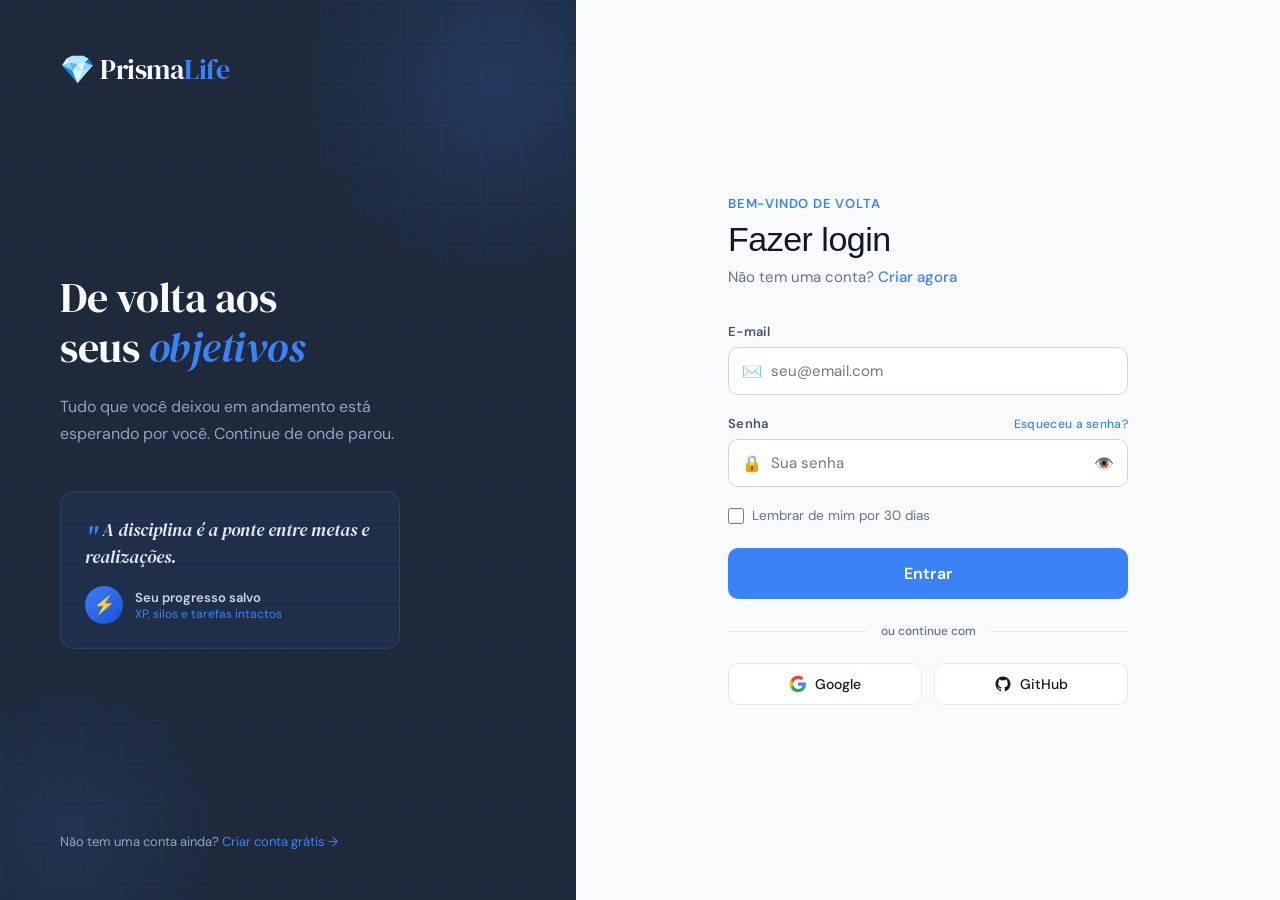
<file: frontend/login.html>
<!DOCTYPE html>
<html lang="pt-BR">
<head>
    <meta charset="UTF-8">
    <meta name="viewport" content="width=device-width, initial-scale=1.0">
    <title>PrismaLife | Entrar</title>
    <link rel="preconnect" href="https://fonts.googleapis.com">
    <link rel="preconnect" href="https://fonts.gstatic.com" crossorigin>
    <link href="https://fonts.googleapis.com/css2?family=DM+Serif+Display:ital@0;1&family=DM+Sans:wght@300;400;500;600&display=swap" rel="stylesheet">
    <link rel="stylesheet" href="loginStyle.css">
</head>
<body>

<!-- === PAINEL ESQUERDO === -->
<div class="left-panel">
    <div class="grid-decoration"></div>

    <div class="brand">
        <div class="brand-logo">💎 Prisma<span>Life</span></div>
    </div>

    <div class="left-content">
        <h2>De volta aos<br>seus <em>objetivos</em></h2>
        <p>Tudo que você deixou em andamento está esperando por você. Continue de onde parou.</p>

        <div class="motivation-card">
            <p class="quote">A disciplina é a ponte entre metas e realizações.</p>
            <div class="xp-preview">
                <div class="xp-avatar">⚡</div>
                <div class="xp-info">
                    <span class="xp-name">Seu progresso salvo</span>
                    <span class="xp-level">XP, silos e tarefas intactos</span>
                </div>
            </div>
        </div>
    </div>

    <div class="footer-note">
        Não tem uma conta ainda? <a href="register.html">Criar conta grátis →</a>
    </div>
</div>

<!-- === PAINEL DIREITO === -->
<div class="right-panel">

    <div class="form-container" id="form-wrapper">

        <div class="form-header">
            <p class="welcome-back">Bem-vindo de volta</p>
            <h1>Fazer login</h1>
            <p>Não tem uma conta? <a href="register.html">Criar agora</a></p>
        </div>

        <!-- Alerta de erro de credenciais -->
        <div class="alert-error" id="alert-error">
            <span>⚠️</span>
            <span id="alert-error-msg">E-mail ou senha incorretos. Tente novamente.</span>
        </div>

        <form id="login-form" novalidate>

            <!-- E-mail -->
            <div class="form-group">
                <label for="email">E-mail</label>
                <div class="input-wrapper">
                    <input type="email" id="email" placeholder="seu@email.com" autocomplete="email">
                    <span class="input-icon">✉️</span>
                </div>
                <span class="error-msg" id="err-email">Insira um e-mail válido.</span>
            </div>

            <!-- Senha -->
            <div class="form-group">
                <label for="password">
                    Senha
                    <a href="forgot-password.html">Esqueceu a senha?</a>
                </label>
                <div class="input-wrapper">
                    <input type="password" id="password" placeholder="Sua senha" autocomplete="current-password">
                    <span class="input-icon">🔒</span>
                    <button type="button" class="toggle-password" id="toggle-pw" title="Mostrar senha">👁️</button>
                </div>
                <span class="error-msg" id="err-password">A senha é obrigatória.</span>
            </div>

            <!-- Lembrar de mim -->
            <div class="remember-row">
                <input type="checkbox" id="remember" name="remember">
                <label for="remember">Lembrar de mim por 30 dias</label>
            </div>

            <button type="submit" class="btn-login" id="btn-submit">
                <span id="btn-text">Entrar</span>
                <div class="spinner" id="spinner"></div>
            </button>

            <div class="divider">
                <span>ou continue com</span>
            </div>

            <div class="social-buttons">
                <button type="button" class="btn-social" onclick="handleSocial('Google')">
                    <svg viewBox="0 0 24 24" fill="none">
                        <path d="M22.56 12.25c0-.78-.07-1.53-.2-2.25H12v4.26h5.92c-.26 1.37-1.04 2.53-2.21 3.31v2.77h3.57c2.08-1.92 3.28-4.74 3.28-8.09z" fill="#4285F4"/>
                        <path d="M12 23c2.97 0 5.46-.98 7.28-2.66l-3.57-2.77c-.98.66-2.23 1.06-3.71 1.06-2.86 0-5.29-1.93-6.16-4.53H2.18v2.84C3.99 20.53 7.7 23 12 23z" fill="#34A853"/>
                        <path d="M5.84 14.09c-.22-.66-.35-1.36-.35-2.09s.13-1.43.35-2.09V7.07H2.18C1.43 8.55 1 10.22 1 12s.43 3.45 1.18 4.93l2.85-2.22.81-.62z" fill="#FBBC05"/>
                        <path d="M12 5.38c1.62 0 3.06.56 4.21 1.64l3.15-3.15C17.45 2.09 14.97 1 12 1 7.7 1 3.99 3.47 2.18 7.07l3.66 2.84c.87-2.6 3.3-4.53 6.16-4.53z" fill="#EA4335"/>
                    </svg>
                    Google
                </button>
                <button type="button" class="btn-social" onclick="handleSocial('GitHub')">
                    <svg viewBox="0 0 24 24" fill="currentColor">
                        <path d="M12 2C6.477 2 2 6.484 2 12.017c0 4.425 2.865 8.18 6.839 9.504.5.092.682-.217.682-.483 0-.237-.008-.868-.013-1.703-2.782.605-3.369-1.343-3.369-1.343-.454-1.158-1.11-1.466-1.11-1.466-.908-.62.069-.608.069-.608 1.003.07 1.531 1.032 1.531 1.032.892 1.53 2.341 1.088 2.91.832.092-.647.35-1.088.636-1.338-2.22-.253-4.555-1.113-4.555-4.951 0-1.093.39-1.988 1.029-2.688-.103-.253-.446-1.272.098-2.65 0 0 .84-.27 2.75 1.026A9.564 9.564 0 0112 6.844c.85.004 1.705.115 2.504.337 1.909-1.296 2.747-1.027 2.747-1.027.546 1.379.202 2.398.1 2.651.64.7 1.028 1.595 1.028 2.688 0 3.848-2.339 4.695-4.566 4.943.359.309.678.92.678 1.855 0 1.338-.012 2.419-.012 2.747 0 .268.18.58.688.482A10.019 10.019 0 0022 12.017C22 6.484 17.522 2 12 2z"/>
                    </svg>
                    GitHub
                </button>
            </div>

        </form>
    </div>

    <!-- Tela de sucesso -->
    <div class="success-screen" id="success-screen">
        <div class="success-icon">💎</div>
        <h2>Bem-vindo de volta!</h2>
        <p>Login realizado com sucesso.<br>Suas tarefas estão esperando por você.</p>
        <a href="index.html" class="btn-goto-app">Ir para o Dashboard →</a>
    </div>

</div>

<script src = "loginlogic.js"></script>
</body>
</html>
</file>
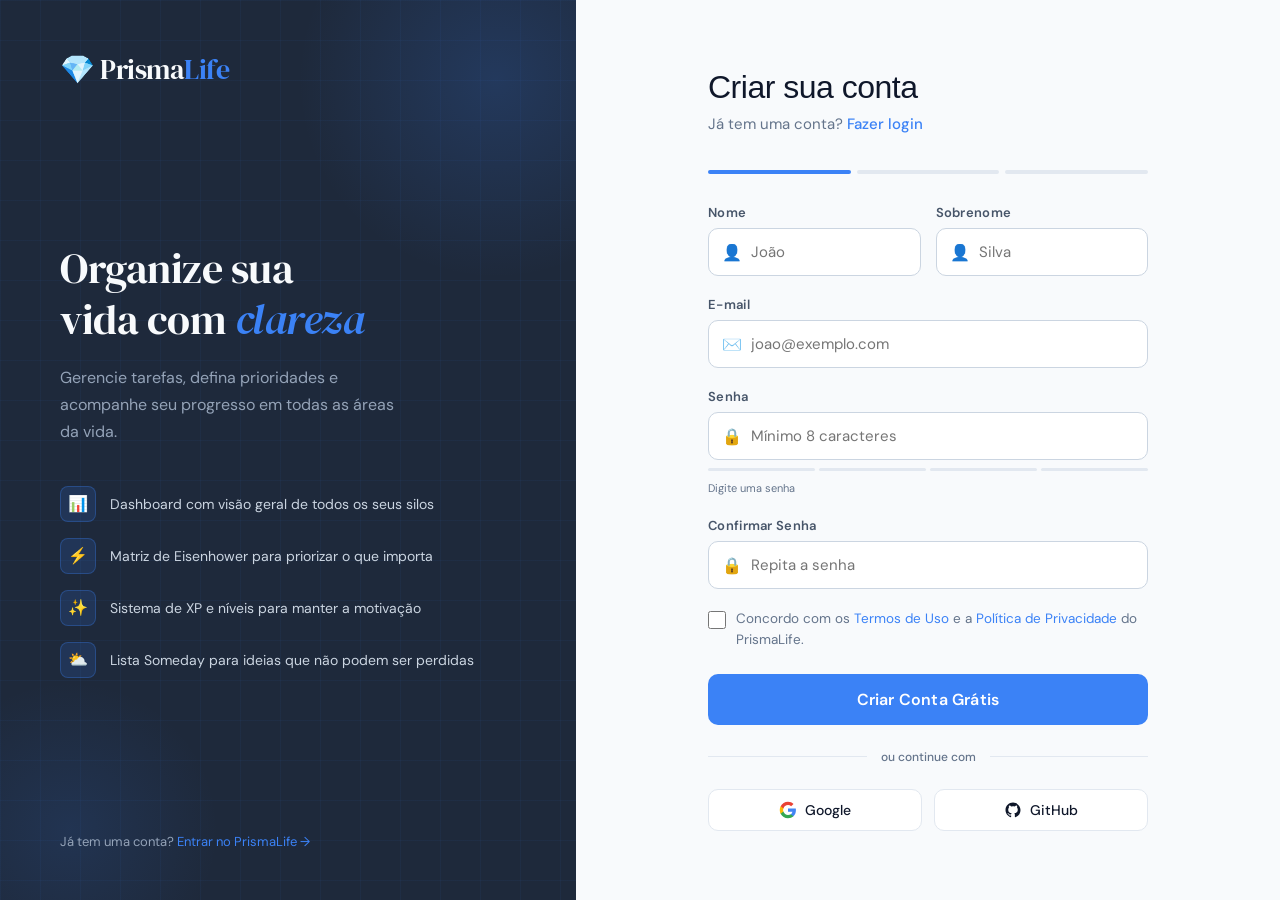
<file: frontend/register.html>
<!DOCTYPE html>
<html lang="pt-BR">
<head>
    <meta charset="UTF-8">
    <meta name="viewport" content="width=device-width, initial-scale=1.0">
    <title>PrismaLife | Criar Conta</title>
    <link rel="preconnect" href="https://fonts.googleapis.com">
    <link rel="preconnect" href="https://fonts.gstatic.com" crossorigin>
    <link href="https://fonts.googleapis.com/css2?family=DM+Serif+Display:ital@0;1&family=DM+Sans:wght@300;400;500;600&display=swap" rel="stylesheet">
    <link rel="stylesheet" href="registerStyle.css">
</head>
<body>

<!-- === PAINEL ESQUERDO === -->
<div class="left-panel">
    <div class="grid-decoration"></div>

    <div class="brand">
        <div class="brand-logo">💎 Prisma<span>Life</span></div>
    </div>

    <div class="left-content">
        <h2>Organize sua<br>vida com <em>clareza</em></h2>
        <p>Gerencie tarefas, defina prioridades e acompanhe seu progresso em todas as áreas da vida.</p>

        <div class="features-list">
            <div class="feature-item">
                <div class="feature-icon">📊</div>
                <div class="feature-text">Dashboard com visão geral de todos os seus silos</div>
            </div>
            <div class="feature-item">
                <div class="feature-icon">⚡</div>
                <div class="feature-text">Matriz de Eisenhower para priorizar o que importa</div>
            </div>
            <div class="feature-item">
                <div class="feature-icon">✨</div>
                <div class="feature-text">Sistema de XP e níveis para manter a motivação</div>
            </div>
            <div class="feature-item">
                <div class="feature-icon">⛅</div>
                <div class="feature-text">Lista Someday para ideias que não podem ser perdidas</div>
            </div>
        </div>
    </div>

    <div class="footer-note">
        Já tem uma conta? <a href="login.html">Entrar no PrismaLife →</a>
    </div>
</div>

<!-- === PAINEL DIREITO (FORMULÁRIO) === -->
<div class="right-panel">
    <div class="form-container" id="form-wrapper">

        <div class="form-header">
            <h1>Criar sua conta</h1>
            <p>Já tem uma conta? <a href="login.html">Fazer login</a></p>
        </div>

        <!-- Indicador de progresso visual -->
        <div class="step-indicator">
            <div class="step-dot active" id="step-1"></div>
            <div class="step-dot" id="step-2"></div>
            <div class="step-dot" id="step-3"></div>
        </div>

        <form id="register-form" novalidate>

            <!-- Nome + Sobrenome -->
            <div class="form-row">
                <div class="form-group">
                    <label for="first-name">Nome</label>
                    <div class="input-wrapper">
                        <input type="text" id="first-name" placeholder="João" autocomplete="given-name">
                        <span class="input-icon">👤</span>
                    </div>
                    <span class="error-msg" id="err-first-name">Nome é obrigatório.</span>
                </div>
                <div class="form-group">
                    <label for="last-name">Sobrenome</label>
                    <div class="input-wrapper">
                        <input type="text" id="last-name" placeholder="Silva" autocomplete="family-name">
                        <span class="input-icon">👤</span>
                    </div>
                </div>
            </div>

            <!-- E-mail -->
            <div class="form-group">
                <label for="email">E-mail</label>
                <div class="input-wrapper">
                    <input type="email" id="email" placeholder="joao@exemplo.com" autocomplete="email">
                    <span class="input-icon">✉️</span>
                </div>
                <span class="error-msg" id="err-email">Insira um e-mail válido.</span>
            </div>

            <!-- Senha -->
            <div class="form-group">
                <label for="password">Senha</label>
                <div class="input-wrapper">
                    <input type="password" id="password" placeholder="Mínimo 8 caracteres" autocomplete="new-password">
                    <span class="input-icon">🔒</span>
                </div>
                <div class="password-strength">
                    <div class="strength-bar">
                        <div class="strength-segment" id="seg-1"></div>
                        <div class="strength-segment" id="seg-2"></div>
                        <div class="strength-segment" id="seg-3"></div>
                        <div class="strength-segment" id="seg-4"></div>
                    </div>
                    <span class="strength-label" id="strength-label">Digite uma senha</span>
                </div>
                <span class="error-msg" id="err-password">A senha deve ter pelo menos 8 caracteres.</span>
            </div>

            <!-- Confirmar Senha -->
            <div class="form-group">
                <label for="confirm-password">Confirmar Senha</label>
                <div class="input-wrapper">
                    <input type="password" id="confirm-password" placeholder="Repita a senha" autocomplete="new-password">
                    <span class="input-icon">🔒</span>
                </div>
                <span class="error-msg" id="err-confirm">As senhas não coincidem.</span>
            </div>

            <!-- Termos -->
            <div class="checkbox-group">
                <input type="checkbox" id="terms" name="terms">
                <label for="terms">
                    Concordo com os <a href="#">Termos de Uso</a> e a <a href="#">Política de Privacidade</a> do PrismaLife.
                </label>
            </div>

            <button type="submit" class="btn-register" id="btn-submit">
                Criar Conta Grátis
            </button>

            <div class="divider">
                <span>ou continue com</span>
            </div>

            <div class="social-buttons">
                <button type="button" class="btn-social" onclick="handleSocial('Google')">
                    <svg viewBox="0 0 24 24" fill="none">
                        <path d="M22.56 12.25c0-.78-.07-1.53-.2-2.25H12v4.26h5.92c-.26 1.37-1.04 2.53-2.21 3.31v2.77h3.57c2.08-1.92 3.28-4.74 3.28-8.09z" fill="#4285F4"/>
                        <path d="M12 23c2.97 0 5.46-.98 7.28-2.66l-3.57-2.77c-.98.66-2.23 1.06-3.71 1.06-2.86 0-5.29-1.93-6.16-4.53H2.18v2.84C3.99 20.53 7.7 23 12 23z" fill="#34A853"/>
                        <path d="M5.84 14.09c-.22-.66-.35-1.36-.35-2.09s.13-1.43.35-2.09V7.07H2.18C1.43 8.55 1 10.22 1 12s.43 3.45 1.18 4.93l2.85-2.22.81-.62z" fill="#FBBC05"/>
                        <path d="M12 5.38c1.62 0 3.06.56 4.21 1.64l3.15-3.15C17.45 2.09 14.97 1 12 1 7.7 1 3.99 3.47 2.18 7.07l3.66 2.84c.87-2.6 3.3-4.53 6.16-4.53z" fill="#EA4335"/>
                    </svg>
                    Google
                </button>
                <button type="button" class="btn-social" onclick="handleSocial('GitHub')">
                    <svg viewBox="0 0 24 24" fill="currentColor">
                        <path d="M12 2C6.477 2 2 6.484 2 12.017c0 4.425 2.865 8.18 6.839 9.504.5.092.682-.217.682-.483 0-.237-.008-.868-.013-1.703-2.782.605-3.369-1.343-3.369-1.343-.454-1.158-1.11-1.466-1.11-1.466-.908-.62.069-.608.069-.608 1.003.07 1.531 1.032 1.531 1.032.892 1.53 2.341 1.088 2.91.832.092-.647.35-1.088.636-1.338-2.22-.253-4.555-1.113-4.555-4.951 0-1.093.39-1.988 1.029-2.688-.103-.253-.446-1.272.098-2.65 0 0 .84-.27 2.75 1.026A9.564 9.564 0 0112 6.844c.85.004 1.705.115 2.504.337 1.909-1.296 2.747-1.027 2.747-1.027.546 1.379.202 2.398.1 2.651.64.7 1.028 1.595 1.028 2.688 0 3.848-2.339 4.695-4.566 4.943.359.309.678.92.678 1.855 0 1.338-.012 2.419-.012 2.747 0 .268.18.58.688.482A10.019 10.019 0 0022 12.017C22 6.484 17.522 2 12 2z"/>
                    </svg>
                    GitHub
                </button>
            </div>

        </form>
    </div>

    <!-- Tela de sucesso -->
    <div class="success-screen" id="success-screen">
        <div class="success-icon">🎉</div>
        <h2>Bem-vindo ao PrismaLife!</h2>
        <p>Sua conta foi criada com sucesso.<br>Vamos começar a organizar sua vida!</p>
        <a href="index.html" class="btn-goto-app">Ir para o Dashboard →</a>
    </div>
</div>

<script src = "registerlogic.js"></script>
</body>
</html>
</file>
<file: frontend/loginStyle.css>
*, *::before, *::after {
    margin: 0;
    padding: 0;
    box-sizing: border-box;
}

:root {
    --bg-dark: #0f172a;
    --bg-sidebar: #1e293b;
    --bg-card: #ffffff;
    --accent: #3b82f6;
    --accent-hover: #2563eb;
    --accent-glow: rgba(59, 130, 246, 0.25);
    --text-light: #f8fafc;
    --text-muted: #94a3b8;
    --border-subtle: rgba(255,255,255,0.08);
    --border-card: #e2e8f0;
    --text-dark: #0f172a;
    --text-dark-muted: #64748b;
    --input-border: #cbd5e1;
    --input-focus: #3b82f6;
    --error: #ef4444;
    --success: #22c55e;
}

body {
    background-color: var(--bg-dark);
    font-family: 'DM Sans', sans-serif;
    min-height: 100vh;
    display: flex;
    overflow: hidden;
}

/* === PAINEL ESQUERDO === */
.left-panel {
    width: 45%;
    background: var(--bg-sidebar);
    position: relative;
    display: flex;
    flex-direction: column;
    justify-content: space-between;
    padding: 50px 60px;
    overflow: hidden;
}

.left-panel::before {
    content: '';
    position: absolute;
    top: -120px;
    right: -120px;
    width: 400px;
    height: 400px;
    background: radial-gradient(circle, rgba(59,130,246,0.18) 0%, transparent 70%);
    pointer-events: none;
}

.left-panel::after {
    content: '';
    position: absolute;
    bottom: -80px;
    left: -80px;
    width: 300px;
    height: 300px;
    background: radial-gradient(circle, rgba(59,130,246,0.12) 0%, transparent 70%);
    pointer-events: none;
}

.grid-decoration {
    position: absolute;
    inset: 0;
    background-image:
            linear-gradient(rgba(59,130,246,0.05) 1px, transparent 1px),
            linear-gradient(90deg, rgba(59,130,246,0.05) 1px, transparent 1px);
    background-size: 40px 40px;
    pointer-events: none;
}

.brand {
    position: relative;
    z-index: 1;
}

.brand-logo {
    font-family: 'DM Serif Display', serif;
    font-size: 28px;
    color: var(--text-light);
    letter-spacing: -0.5px;
}

.brand-logo span {
    color: var(--accent);
}

.left-content {
    position: relative;
    z-index: 1;
}

.left-content h2 {
    font-family: 'DM Serif Display', serif;
    font-size: 42px;
    font-weight: 400;
    color: var(--text-light);
    line-height: 1.2;
    margin-bottom: 20px;
    letter-spacing: -0.5px;
}

.left-content h2 em {
    color: var(--accent);
    font-style: italic;
}

.left-content p {
    color: var(--text-muted);
    font-size: 16px;
    line-height: 1.7;
    max-width: 340px;
}

/* Card de resumo de XP / motivação */
.motivation-card {
    margin-top: 44px;
    background: rgba(59,130,246,0.08);
    border: 1px solid rgba(59,130,246,0.2);
    border-radius: 14px;
    padding: 24px;
    max-width: 340px;
}

.motivation-card .quote {
    font-family: 'DM Serif Display', serif;
    font-size: 18px;
    color: #e2e8f0;
    line-height: 1.5;
    margin-bottom: 16px;
    font-style: italic;
}

.motivation-card .quote::before {
    content: '"';
    color: var(--accent);
    font-size: 28px;
    line-height: 0;
    vertical-align: -10px;
    margin-right: 4px;
}

.xp-preview {
    display: flex;
    align-items: center;
    gap: 12px;
}

.xp-avatar {
    width: 38px;
    height: 38px;
    border-radius: 50%;
    background: linear-gradient(135deg, #3b82f6, #1d4ed8);
    display: flex;
    align-items: center;
    justify-content: center;
    font-size: 18px;
    flex-shrink: 0;
}

.xp-info {
    display: flex;
    flex-direction: column;
}

.xp-info .xp-name {
    font-size: 13px;
    font-weight: 600;
    color: #cbd5e1;
}

.xp-info .xp-level {
    font-size: 12px;
    color: #3b82f6;
}

.footer-note {
    position: relative;
    z-index: 1;
    color: var(--text-muted);
    font-size: 13px;
}

.footer-note a {
    color: var(--accent);
    text-decoration: none;
}

/* === PAINEL DIREITO === */
.right-panel {
    flex: 1;
    display: flex;
    align-items: center;
    justify-content: center;
    padding: 40px;
    background: #f8fafc;
    overflow-y: auto;
}

.form-container {
    width: 100%;
    max-width: 400px;
    animation: fadeSlideUp 0.5s ease both;
}

@keyframes fadeSlideUp {
    from { opacity: 0; transform: translateY(16px); }
    to   { opacity: 1; transform: translateY(0); }
}

.form-header {
    margin-bottom: 36px;
}

.form-header .welcome-back {
    font-size: 13px;
    font-weight: 600;
    color: var(--accent);
    letter-spacing: 0.8px;
    text-transform: uppercase;
    margin-bottom: 8px;
}

.form-header h1 {
    font-family: 'Segoe UI', Tahoma, Geneva, Verdana, sans-serif;
    font-size: 34px;
    font-weight: 400;
    color: var(--text-dark);
    letter-spacing: -0.5px;
    margin-bottom: 8px;
}

.form-header p {
    color: var(--text-dark-muted);
    font-size: 15px;
}

.form-header p a {
    color: var(--accent);
    text-decoration: none;
    font-weight: 500;
}

.form-header p a:hover {
    text-decoration: underline;
}

/* === CAMPOS === */
.form-group {
    margin-bottom: 20px;
    position: relative;
}

.form-group label {
    display: flex;
    justify-content: space-between;
    align-items: center;
    font-size: 13px;
    font-weight: 600;
    color: #475569;
    margin-bottom: 7px;
    letter-spacing: 0.3px;
}

.form-group label a {
    font-weight: 500;
    color: var(--accent);
    text-decoration: none;
    font-size: 12px;
}

.form-group label a:hover {
    text-decoration: underline;
}

.input-wrapper {
    position: relative;
}

.input-icon {
    position: absolute;
    left: 14px;
    top: 50%;
    transform: translateY(-50%);
    font-size: 16px;
    pointer-events: none;
    color: #94a3b8;
    transition: color 0.2s;
}

.form-group input {
    width: 100%;
    padding: 13px 42px 13px 42px;
    border: 1.5px solid var(--input-border);
    border-radius: 10px;
    font-size: 15px;
    font-family: 'DM Sans', sans-serif;
    color: var(--text-dark);
    background: white;
    transition: border-color 0.25s, box-shadow 0.25s;
    outline: none;
}

.form-group input:focus {
    border-color: var(--input-focus);
    box-shadow: 0 0 0 4px var(--accent-glow);
}

.form-group input.error {
    border-color: var(--error);
    box-shadow: 0 0 0 4px rgba(239,68,68,0.12);
}

/* Botão de mostrar/ocultar senha */
.toggle-password {
    position: absolute;
    right: 14px;
    top: 50%;
    transform: translateY(-50%);
    background: none;
    border: none;
    cursor: pointer;
    font-size: 16px;
    color: #94a3b8;
    padding: 0;
    transition: color 0.2s;
}

.toggle-password:hover {
    color: #475569;
}

.error-msg {
    font-size: 12px;
    color: var(--error);
    margin-top: 5px;
    display: none;
}

.error-msg.show {
    display: block;
}

/* Erro geral (credenciais inválidas) */
.alert-error {
    display: none;
    background: #fef2f2;
    border: 1px solid #fecaca;
    border-radius: 10px;
    padding: 12px 16px;
    margin-bottom: 20px;
    font-size: 14px;
    color: #dc2626;
    align-items: center;
    gap: 10px;
}

.alert-error.show {
    display: flex;
}

/* Lembrar de mim */
.remember-row {
    display: flex;
    align-items: center;
    gap: 8px;
    margin-bottom: 24px;
}

.remember-row input[type="checkbox"] {
    width: 16px;
    height: 16px;
    accent-color: var(--accent);
    cursor: pointer;
}

.remember-row label {
    font-size: 13.5px;
    color: var(--text-dark-muted);
    cursor: pointer;
}

/* Botão principal */
.btn-login {
    width: 100%;
    padding: 15px;
    background: var(--accent);
    color: white;
    border: none;
    border-radius: 10px;
    font-size: 16px;
    font-weight: 600;
    font-family: 'DM Sans', sans-serif;
    cursor: pointer;
    transition: background 0.25s, transform 0.15s, box-shadow 0.25s;
    letter-spacing: 0.2px;
    display: flex;
    align-items: center;
    justify-content: center;
    gap: 8px;
}

.btn-login:hover {
    background: var(--accent-hover);
    box-shadow: 0 6px 20px rgba(59,130,246,0.35);
}

.btn-login:active {
    transform: scale(0.98);
}

.btn-login:disabled {
    background: #94a3b8;
    cursor: not-allowed;
    box-shadow: none;
}

/* Spinner de loading */
.spinner {
    display: none;
    width: 18px;
    height: 18px;
    border: 2px solid rgba(255,255,255,0.4);
    border-top-color: white;
    border-radius: 50%;
    animation: spin 0.7s linear infinite;
}

@keyframes spin {
    to { transform: rotate(360deg); }
}

.divider {
    display: flex;
    align-items: center;
    gap: 14px;
    margin: 24px 0;
}

.divider::before,
.divider::after {
    content: '';
    flex: 1;
    height: 1px;
    background: var(--border-card);
}

.divider span {
    font-size: 12px;
    color: var(--text-dark-muted);
    white-space: nowrap;
    font-weight: 500;
}

/* Botões sociais */
.social-buttons {
    display: grid;
    grid-template-columns: 1fr 1fr;
    gap: 12px;
}

.btn-social {
    display: flex;
    align-items: center;
    justify-content: center;
    gap: 8px;
    padding: 11px 16px;
    border: 1.5px solid var(--border-card);
    border-radius: 10px;
    background: white;
    font-size: 14px;
    font-weight: 500;
    font-family: 'DM Sans', sans-serif;
    color: var(--text-dark);
    cursor: pointer;
    transition: border-color 0.2s, box-shadow 0.2s, background 0.2s;
}

.btn-social:hover {
    border-color: #94a3b8;
    background: #f8fafc;
}

.btn-social svg {
    width: 18px;
    height: 18px;
    flex-shrink: 0;
}

/* Tela de sucesso */
.success-screen {
    display: none;
    text-align: center;
    animation: fadeSlideUp 0.4s ease both;
}

.success-screen.show {
    display: block;
}

.success-icon {
    font-size: 64px;
    margin-bottom: 20px;
    animation: bounceIn 0.6s ease;
}

@keyframes bounceIn {
    0%   { transform: scale(0); }
    60%  { transform: scale(1.15); }
    100% { transform: scale(1); }
}

.success-screen h2 {
    font-family: 'DM Serif Display', serif;
    font-size: 28px;
    color: var(--text-dark);
    margin-bottom: 10px;
}

.success-screen p {
    color: var(--text-dark-muted);
    margin-bottom: 30px;
}

.btn-goto-app {
    display: inline-block;
    padding: 14px 32px;
    background: var(--accent);
    color: white;
    text-decoration: none;
    border-radius: 10px;
    font-weight: 600;
    font-family: 'DM Sans', sans-serif;
    transition: background 0.2s;
}

.btn-goto-app:hover {
    background: var(--accent-hover);
}

@media (max-width: 820px) {
    .left-panel { display: none; }
    .right-panel { padding: 30px 24px; }
}
</file>
<file: frontend/registerStyle.css>
*, *::before, *::after {
    margin: 0;
    padding: 0;
    box-sizing: border-box;
}

:root {
    --bg-dark: #0f172a;
    --bg-sidebar: #1e293b;
    --bg-card: #ffffff;
    --accent: #3b82f6;
    --accent-hover: #2563eb;
    --accent-glow: rgba(59, 130, 246, 0.25);
    --text-light: #f8fafc;
    --text-muted: #94a3b8;
    --border-subtle: rgba(255,255,255,0.08);
    --border-card: #e2e8f0;
    --text-dark: #0f172a;
    --text-dark-muted: #64748b;
    --input-border: #cbd5e1;
    --input-focus: #3b82f6;
    --error: #ef4444;
    --success: #22c55e;
}

body {
    background-color: var(--bg-dark);
    font-family: 'DM Sans', sans-serif;
    min-height: 100vh;
    display: flex;
    overflow: hidden;
}

/* === LADO ESQUERDO (DECORATIVO) === */
.left-panel {
    width: 45%;
    background: var(--bg-sidebar);
    position: relative;
    display: flex;
    flex-direction: column;
    justify-content: space-between;
    padding: 50px 60px;
    overflow: hidden;
}

.left-panel::before {
    content: '';
    position: absolute;
    top: -120px;
    right: -120px;
    width: 400px;
    height: 400px;
    background: radial-gradient(circle, rgba(59,130,246,0.18) 0%, transparent 70%);
    pointer-events: none;
}

.left-panel::after {
    content: '';
    position: absolute;
    bottom: -80px;
    left: -80px;
    width: 300px;
    height: 300px;
    background: radial-gradient(circle, rgba(59,130,246,0.12) 0%, transparent 70%);
    pointer-events: none;
}

/* Grid decorativo */
.grid-decoration {
    position: absolute;
    inset: 0;
    background-image:
            linear-gradient(rgba(59,130,246,0.05) 1px, transparent 1px),
            linear-gradient(90deg, rgba(59,130,246,0.05) 1px, transparent 1px);
    background-size: 40px 40px;
    pointer-events: none;
}

.brand {
    position: relative;
    z-index: 1;
}

.brand-logo {
    font-family: 'DM Serif Display', serif;
    font-size: 28px;
    color: var(--text-light);
    letter-spacing: -0.5px;
}

.brand-logo span {
    color: var(--accent);
}

.left-content {
    position: relative;
    z-index: 1;
}

.left-content h2 {
    font-family: 'DM Serif Display', serif;
    font-size: 42px;
    font-weight: 400;
    color: var(--text-light);
    line-height: 1.2;
    margin-bottom: 20px;
    letter-spacing: -0.5px;
}

.left-content h2 em {
    color: var(--accent);
    font-style: italic;
}

.left-content p {
    color: var(--text-muted);
    font-size: 16px;
    line-height: 1.7;
    max-width: 340px;
}

.features-list {
    margin-top: 40px;
    display: flex;
    flex-direction: column;
    gap: 16px;
}

.feature-item {
    display: flex;
    align-items: center;
    gap: 14px;
}

.feature-icon {
    width: 36px;
    height: 36px;
    background: rgba(59,130,246,0.15);
    border: 1px solid rgba(59,130,246,0.3);
    border-radius: 8px;
    display: flex;
    align-items: center;
    justify-content: center;
    font-size: 16px;
    flex-shrink: 0;
}

.feature-text {
    color: #cbd5e1;
    font-size: 14px;
}

.footer-note {
    position: relative;
    z-index: 1;
    color: var(--text-muted);
    font-size: 13px;
}

.footer-note a {
    color: var(--accent);
    text-decoration: none;
}

/* === LADO DIREITO (FORMULÁRIO) === */
.right-panel {
    flex: 1;
    display: flex;
    align-items: center;
    justify-content: center;
    padding: 40px;
    background: #f8fafc;
    overflow-y: auto;
}

.form-container {
    width: 100%;
    max-width: 440px;
}

.form-header {
    margin-bottom: 36px;
}

.form-header h1 {
    font-family: 'Segoe UI', Tahoma, Geneva, Verdana, sans-serif;
    font-size: 32px;
    font-weight: 400;
    color: var(--text-dark);
    letter-spacing: -0.5px;
    margin-bottom: 8px;
}

.form-header p {
    color: var(--text-dark-muted);
    font-size: 15px;
}

.form-header p a {
    color: var(--accent);
    text-decoration: none;
    font-weight: 500;
}

.form-header p a:hover {
    text-decoration: underline;
}

/* Separador de progresso */
.step-indicator {
    display: flex;
    gap: 6px;
    margin-bottom: 30px;
}

.step-dot {
    height: 4px;
    border-radius: 2px;
    background: #e2e8f0;
    flex: 1;
    transition: background 0.4s ease;
}

.step-dot.active {
    background: var(--accent);
}

/* === CAMPOS DO FORMULÁRIO === */
.form-group {
    margin-bottom: 20px;
    position: relative;
}

.form-group label {
    display: block;
    font-size: 13px;
    font-weight: 600;
    color: #475569;
    margin-bottom: 7px;
    letter-spacing: 0.3px;
}

.input-wrapper {
    position: relative;
}

.input-icon {
    position: absolute;
    left: 14px;
    top: 50%;
    transform: translateY(-50%);
    font-size: 16px;
    pointer-events: none;
    color: #94a3b8;
    transition: color 0.2s;
}

.form-group input {
    width: 100%;
    padding: 13px 14px 13px 42px;
    border: 1.5px solid var(--input-border);
    border-radius: 10px;
    font-size: 15px;
    font-family: 'DM Sans', sans-serif;
    color: var(--text-dark);
    background: white;
    transition: border-color 0.25s, box-shadow 0.25s;
    outline: none;
}

.form-group input:focus {
    border-color: var(--input-focus);
    box-shadow: 0 0 0 4px var(--accent-glow);
}

.form-group input:focus ~ .input-icon,
.form-group input:focus + .input-icon {
    color: var(--accent);
}

.form-group input.error {
    border-color: var(--error);
    box-shadow: 0 0 0 4px rgba(239,68,68,0.12);
}

.form-group input.success {
    border-color: var(--success);
}

.error-msg {
    font-size: 12px;
    color: var(--error);
    margin-top: 5px;
    display: none;
}

.error-msg.show {
    display: block;
}

/* Força alinhamento do ícone quando é adjacente ao input */
.input-wrapper input:focus + .input-icon {
    color: var(--accent);
}

/* Layout de 2 colunas */
.form-row {
    display: grid;
    grid-template-columns: 1fr 1fr;
    gap: 15px;
}

/* Força de senha */
.password-strength {
    margin-top: 8px;
}

.strength-bar {
    display: flex;
    gap: 4px;
    margin-bottom: 5px;
}

.strength-segment {
    flex: 1;
    height: 3px;
    border-radius: 2px;
    background: #e2e8f0;
    transition: background 0.3s;
}

.strength-label {
    font-size: 11px;
    color: var(--text-dark-muted);
}

/* Checkbox personalizado */
.checkbox-group {
    display: flex;
    align-items: flex-start;
    gap: 10px;
    margin-bottom: 24px;
}

.checkbox-group input[type="checkbox"] {
    width: 18px;
    height: 18px;
    margin-top: 2px;
    accent-color: var(--accent);
    cursor: pointer;
    flex-shrink: 0;
}

.checkbox-group label {
    font-size: 13.5px;
    color: var(--text-dark-muted);
    cursor: pointer;
    line-height: 1.5;
}

.checkbox-group label a {
    color: var(--accent);
    text-decoration: none;
}

.checkbox-group label a:hover {
    text-decoration: underline;
}

/* Botão principal */
.btn-register {
    width: 100%;
    padding: 15px;
    background: var(--accent);
    color: white;
    border: none;
    border-radius: 10px;
    font-size: 16px;
    font-weight: 600;
    font-family: 'DM Sans', sans-serif;
    cursor: pointer;
    transition: background 0.25s, transform 0.15s, box-shadow 0.25s;
    letter-spacing: 0.2px;
    position: relative;
    overflow: hidden;
}

.btn-register::after {
    content: '';
    position: absolute;
    inset: 0;
    background: rgba(255,255,255,0);
    transition: background 0.2s;
}

.btn-register:hover {
    background: var(--accent-hover);
    box-shadow: 0 6px 20px rgba(59,130,246,0.35);
}

.btn-register:active {
    transform: scale(0.98);
}

.btn-register:disabled {
    background: #94a3b8;
    cursor: not-allowed;
    box-shadow: none;
}

/* Divider "ou continue com" */
.divider {
    display: flex;
    align-items: center;
    gap: 14px;
    margin: 24px 0;
}

.divider::before,
.divider::after {
    content: '';
    flex: 1;
    height: 1px;
    background: var(--border-card);
}

.divider span {
    font-size: 12px;
    color: var(--text-dark-muted);
    white-space: nowrap;
    font-weight: 500;
}

/* Botões sociais */
.social-buttons {
    display: grid;
    grid-template-columns: 1fr 1fr;
    gap: 12px;
}

.btn-social {
    display: flex;
    align-items: center;
    justify-content: center;
    gap: 8px;
    padding: 11px 16px;
    border: 1.5px solid var(--border-card);
    border-radius: 10px;
    background: white;
    font-size: 14px;
    font-weight: 500;
    font-family: 'DM Sans', sans-serif;
    color: var(--text-dark);
    cursor: pointer;
    transition: border-color 0.2s, box-shadow 0.2s, background 0.2s;
}

.btn-social:hover {
    border-color: #94a3b8;
    background: #f8fafc;
}

.btn-social svg {
    width: 18px;
    height: 18px;
    flex-shrink: 0;
}

/* Animação de entrada */
@keyframes fadeSlideUp {
    from {
        opacity: 0;
        transform: translateY(16px);
    }
    to {
        opacity: 1;
        transform: translateY(0);
    }
}

.form-container {
    animation: fadeSlideUp 0.5s ease both;
}

/* Success state */
.success-screen {
    display: none;
    text-align: center;
    animation: fadeSlideUp 0.4s ease both;
}

.success-screen.show {
    display: block;
}

.success-icon {
    font-size: 64px;
    margin-bottom: 20px;
    animation: bounceIn 0.6s ease;
}

@keyframes bounceIn {
    0% { transform: scale(0); }
    60% { transform: scale(1.15); }
    100% { transform: scale(1); }
}

.success-screen h2 {
    font-family: 'DM Serif Display', serif;
    font-size: 28px;
    color: var(--text-dark);
    margin-bottom: 10px;
}

.success-screen p {
    color: var(--text-dark-muted);
    margin-bottom: 30px;
}

.btn-goto-app {
    display: inline-block;
    padding: 14px 32px;
    background: var(--accent);
    color: white;
    text-decoration: none;
    border-radius: 10px;
    font-weight: 600;
    font-family: 'DM Sans', sans-serif;
    transition: background 0.2s;
}

.btn-goto-app:hover {
    background: var(--accent-hover);
}

@media (max-width: 820px) {
    .left-panel {
        display: none;
    }

    .right-panel {
        padding: 30px 24px;
    }
}
</file>
